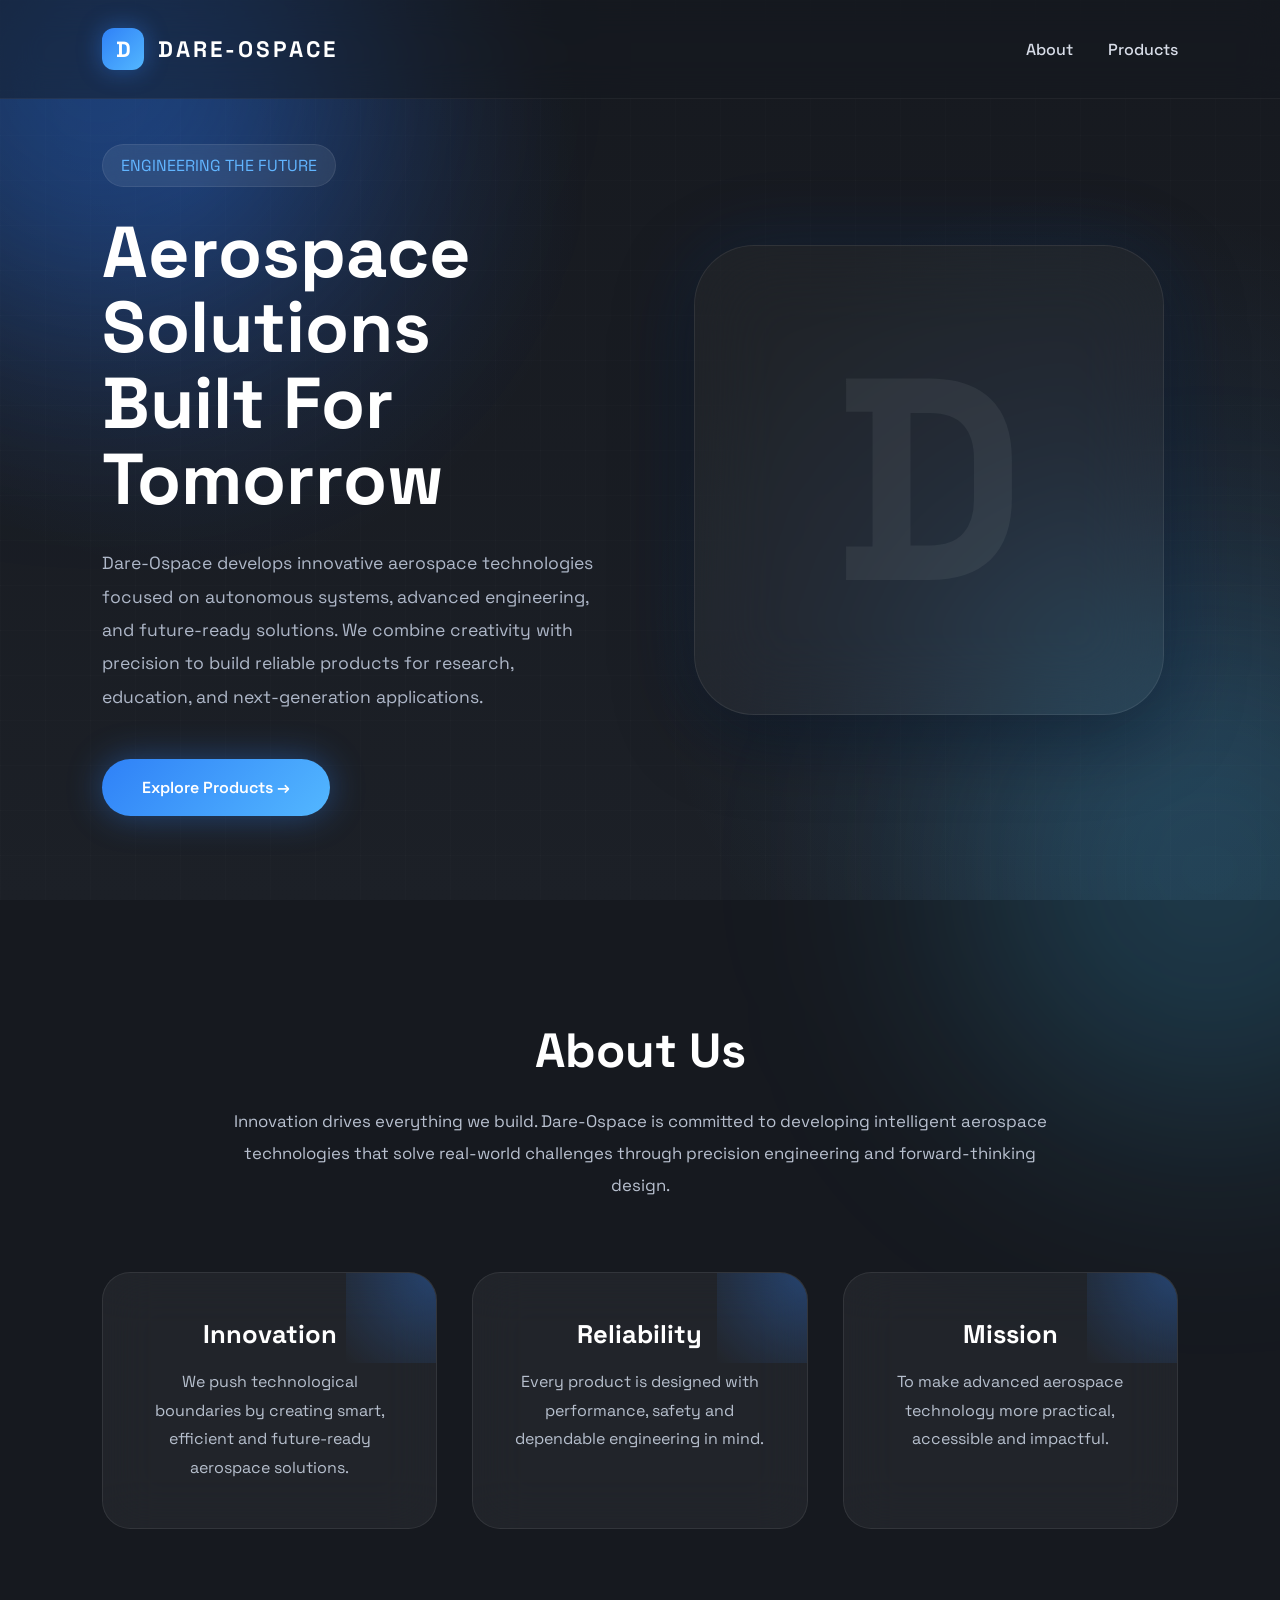
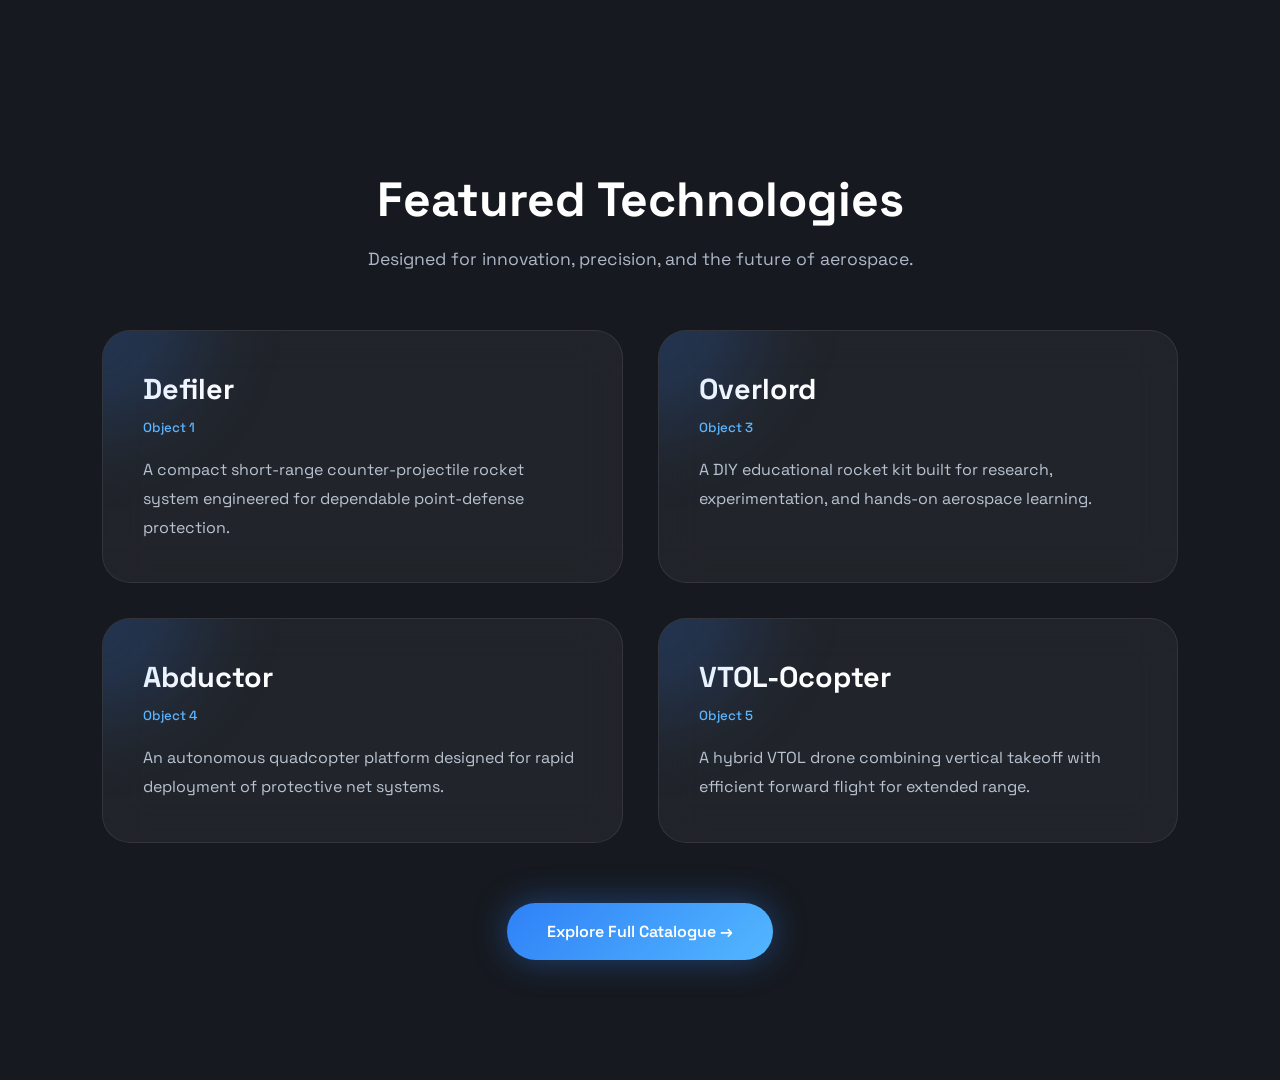
<file: index.html>
<!DOCTYPE html>
<html lang="en">
<head>
    <meta charset="UTF-8">
    <meta name="viewport" content="width=device-width, initial-scale=1.0">

    <title>DARE-OSPACE</title>

    <link rel="stylesheet" href="dstyle.css">

    <!-- Google Font -->
    <link rel="preconnect" href="https://fonts.googleapis.com">
    <link rel="preconnect" href="https://fonts.gstatic.com" crossorigin>

    <link href="https://fonts.googleapis.com/css2?family=Space+Grotesk:wght@300;400;500;600;700&display=swap" rel="stylesheet">
</head>

<body>

    <!-- Background -->
    <div class="background-grid"></div>
    <div class="glow glow1"></div>
    <div class="glow glow2"></div>

    <!-- Navigation -->
    <header>

        <div class="logo">
            <span class="logo-icon">D</span>
            <h2>DARE-OSPACE</h2>
        </div>

        <nav>
            <a href="#about">About</a>
            <a href="products.html">Products</a>
        </nav>

    </header>


    <!-- HERO -->

    <section class="hero">

        <div class="hero-left">

            <p class="tagline">
                ENGINEERING THE FUTURE
            </p>

            <h1>
                Aerospace <br>
                Solutions <br>
                Built For Tomorrow
            </h1>

            <p class="description">

                Dare-Ospace develops innovative aerospace technologies focused on
                autonomous systems, advanced engineering, and future-ready
                solutions. We combine creativity with precision to build reliable
                products for research, education, and next-generation applications.

            </p>

            <div class="buttons">

                <a href="products.html" class="primary-btn">
                    Explore Products →
                </a>

            </div>

        </div>

        <div class="hero-right">

            <div class="glass-logo">

                D

            </div>

        </div>

    </section>



    <!-- ABOUT -->

    <section id="about" class="about">

        <h2>About Us</h2>

        <p class="about-intro">

            Innovation drives everything we build.

            Dare-Ospace is committed to developing intelligent aerospace
            technologies that solve real-world challenges through precision
            engineering and forward-thinking design.

        </p>

        <div class="about-cards">

            <div class="card">

                <h3>Innovation</h3>

                <p>
                    We push technological boundaries by creating smart,
                    efficient and future-ready aerospace solutions.
                </p>

            </div>

            <div class="card">

                <h3>Reliability</h3>

                <p>
                    Every product is designed with performance,
                    safety and dependable engineering in mind.
                </p>

            </div>

            <div class="card">

                <h3>Mission</h3>

                <p>
                    To make advanced aerospace technology
                    more practical, accessible and impactful.
                </p>

            </div>

        </div>

    </section>



    <!-- PRODUCT PREVIEW -->
     
    <section class="preview">

    <h2>Featured Technologies</h2>

    <p>Designed for innovation, precision, and the future of aerospace.</p>

    <div class="preview-grid">

        <div class="product-card">
            <h3>Defiler</h3>
            <h5>Object 1</h5>
            <p>A compact short-range counter-projectile rocket system engineered for dependable point-defense protection.</p>
        </div>

        <div class="product-card">
            <h3>Overlord</h3>
            <h5>Object 3</h5>
            <p>A DIY educational rocket kit built for research, experimentation, and hands-on aerospace learning.</p>
        </div>

        <div class="product-card">
            <h3>Abductor</h3>
            <h5>Object 4</h5>
            <p>An autonomous quadcopter platform designed for rapid deployment of protective net systems.</p>
        </div>

        <div class="product-card">
            <h3>VTOL-Ocopter</h3>
            <h5>Object 5</h5>
            <p>A hybrid VTOL drone combining vertical takeoff with efficient forward flight for extended range.</p>
        </div>

    </div>

    <a href="products.html" class="primary-btn">
        Explore Full Catalogue →
    </a>

</section>

    

</body>
</html>
</file>
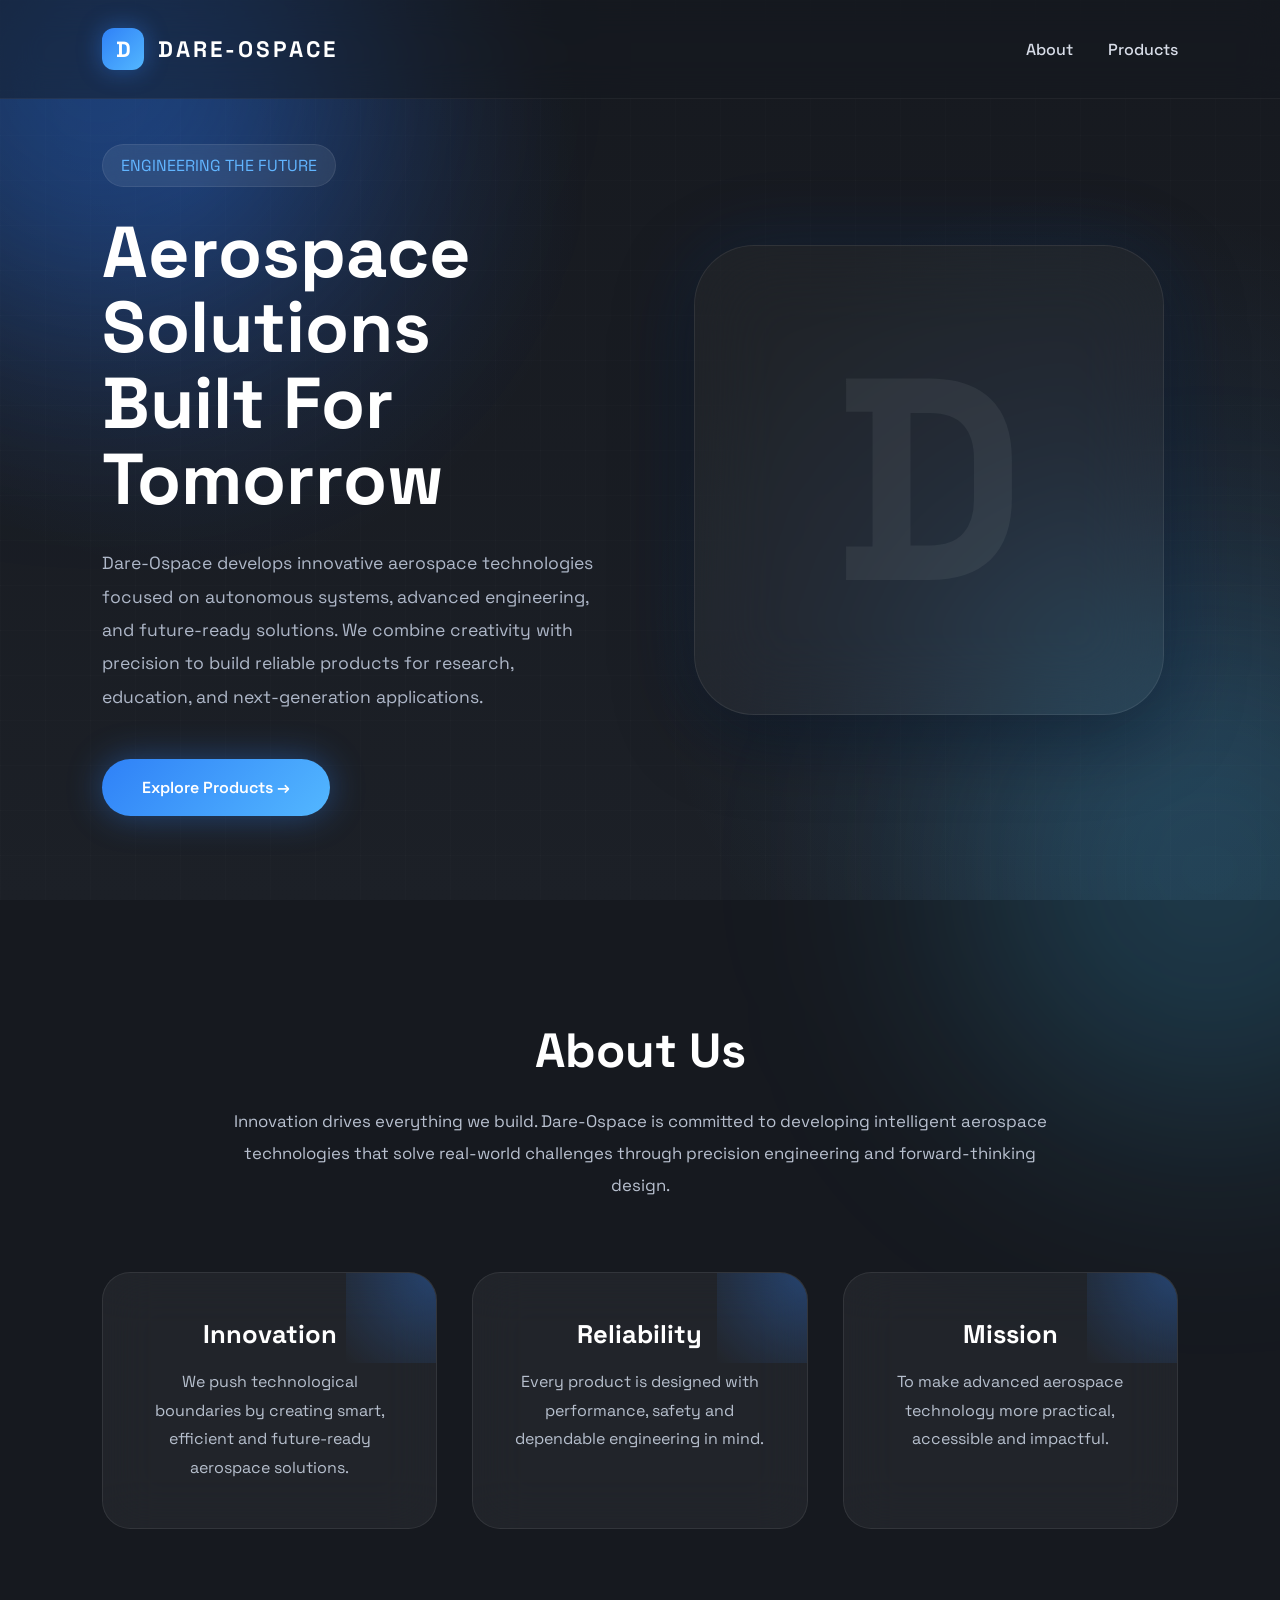
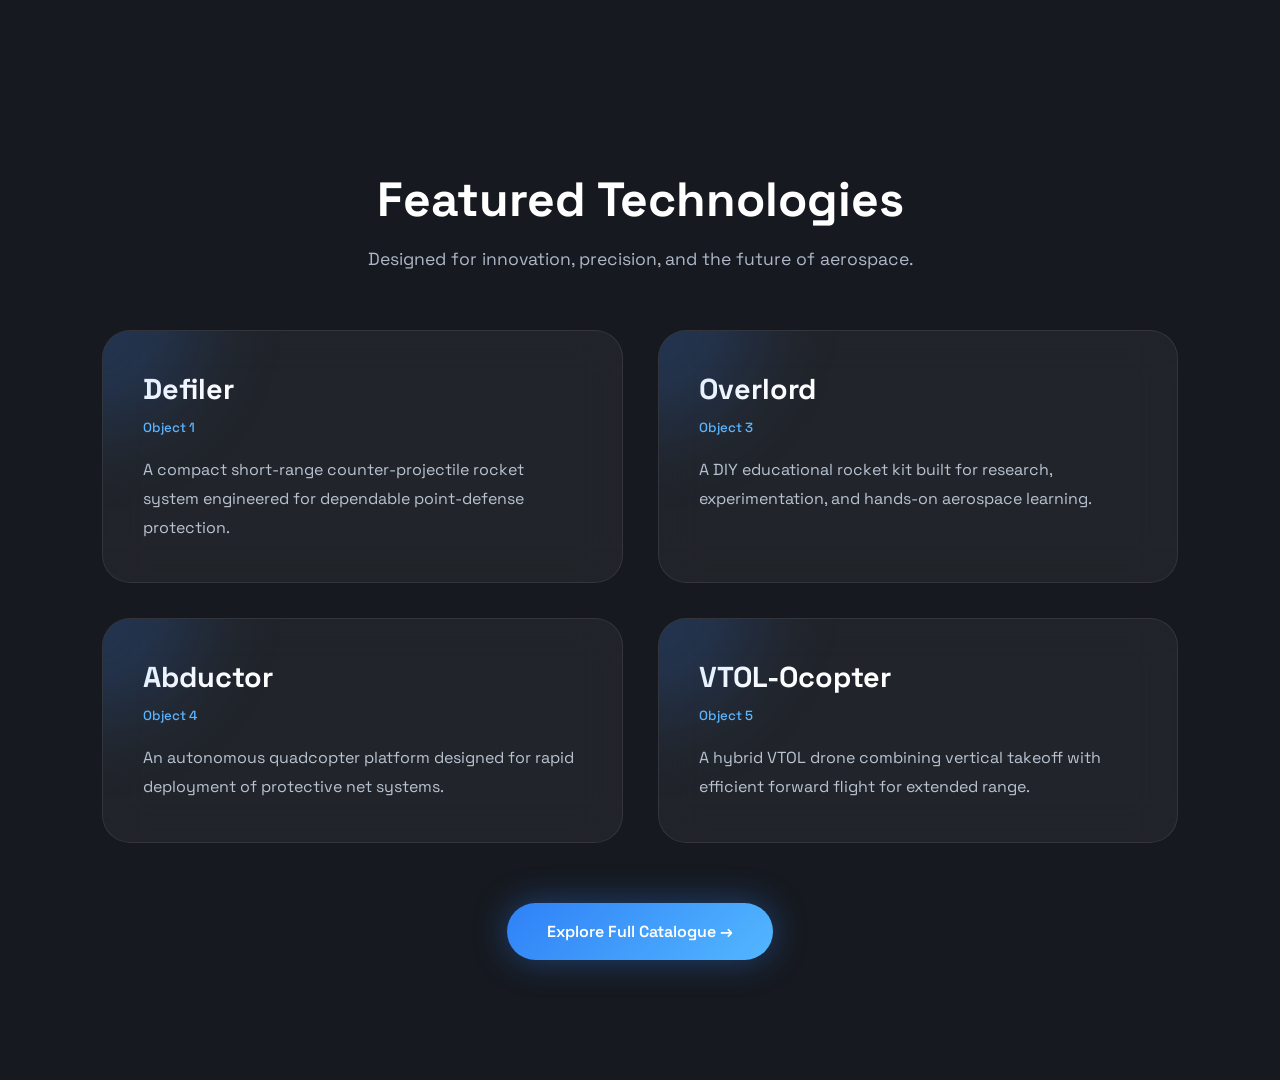
<file: dspace.html>
<!DOCTYPE html>
<html lang="en">
<head>
    <meta charset="UTF-8">
    <meta name="viewport" content="width=device-width, initial-scale=1.0">

    <title>DARE-OSPACE</title>

    <link rel="stylesheet" href="dstyle.css">

    <!-- Google Font -->
    <link rel="preconnect" href="https://fonts.googleapis.com">
    <link rel="preconnect" href="https://fonts.gstatic.com" crossorigin>

    <link href="https://fonts.googleapis.com/css2?family=Space+Grotesk:wght@300;400;500;600;700&display=swap" rel="stylesheet">
</head>

<body>

    <!-- Background -->
    <div class="background-grid"></div>
    <div class="glow glow1"></div>
    <div class="glow glow2"></div>

    <!-- Navigation -->
    <header>

        <div class="logo">
            <span class="logo-icon">D</span>
            <h2>DARE-OSPACE</h2>
        </div>

        <nav>
            <a href="#about">About</a>
            <a href="products.html">Products</a>
        </nav>

    </header>


    <!-- HERO -->

    <section class="hero">

        <div class="hero-left">

            <p class="tagline">
                ENGINEERING THE FUTURE
            </p>

            <h1>
                Aerospace <br>
                Solutions <br>
                Built For Tomorrow
            </h1>

            <p class="description">

                Dare-Ospace develops innovative aerospace technologies focused on
                autonomous systems, advanced engineering, and future-ready
                solutions. We combine creativity with precision to build reliable
                products for research, education, and next-generation applications.

            </p>

            <div class="buttons">

                <a href="products.html" class="primary-btn">
                    Explore Products →
                </a>

            </div>

        </div>

        <div class="hero-right">

            <div class="glass-logo">

                D

            </div>

        </div>

    </section>



    <!-- ABOUT -->

    <section id="about" class="about">

        <h2>About Us</h2>

        <p class="about-intro">

            Innovation drives everything we build.

            Dare-Ospace is committed to developing intelligent aerospace
            technologies that solve real-world challenges through precision
            engineering and forward-thinking design.

        </p>

        <div class="about-cards">

            <div class="card">

                <h3>Innovation</h3>

                <p>
                    We push technological boundaries by creating smart,
                    efficient and future-ready aerospace solutions.
                </p>

            </div>

            <div class="card">

                <h3>Reliability</h3>

                <p>
                    Every product is designed with performance,
                    safety and dependable engineering in mind.
                </p>

            </div>

            <div class="card">

                <h3>Mission</h3>

                <p>
                    To make advanced aerospace technology
                    more practical, accessible and impactful.
                </p>

            </div>

        </div>

    </section>



    <!-- PRODUCT PREVIEW -->
     
    <section class="preview">

    <h2>Featured Technologies</h2>

    <p>Designed for innovation, precision, and the future of aerospace.</p>

    <div class="preview-grid">

        <div class="product-card">
            <h3>Defiler</h3>
            <h5>Object 1</h5>
            <p>A compact short-range counter-projectile rocket system engineered for dependable point-defense protection.</p>
        </div>

        <div class="product-card">
            <h3>Overlord</h3>
            <h5>Object 3</h5>
            <p>A DIY educational rocket kit built for research, experimentation, and hands-on aerospace learning.</p>
        </div>

        <div class="product-card">
            <h3>Abductor</h3>
            <h5>Object 4</h5>
            <p>An autonomous quadcopter platform designed for rapid deployment of protective net systems.</p>
        </div>

        <div class="product-card">
            <h3>VTOL-Ocopter</h3>
            <h5>Object 5</h5>
            <p>A hybrid VTOL drone combining vertical takeoff with efficient forward flight for extended range.</p>
        </div>

    </div>

    <a href="products.html" class="primary-btn">
        Explore Full Catalogue →
    </a>

</section>

    

</body>
</html>
</file>
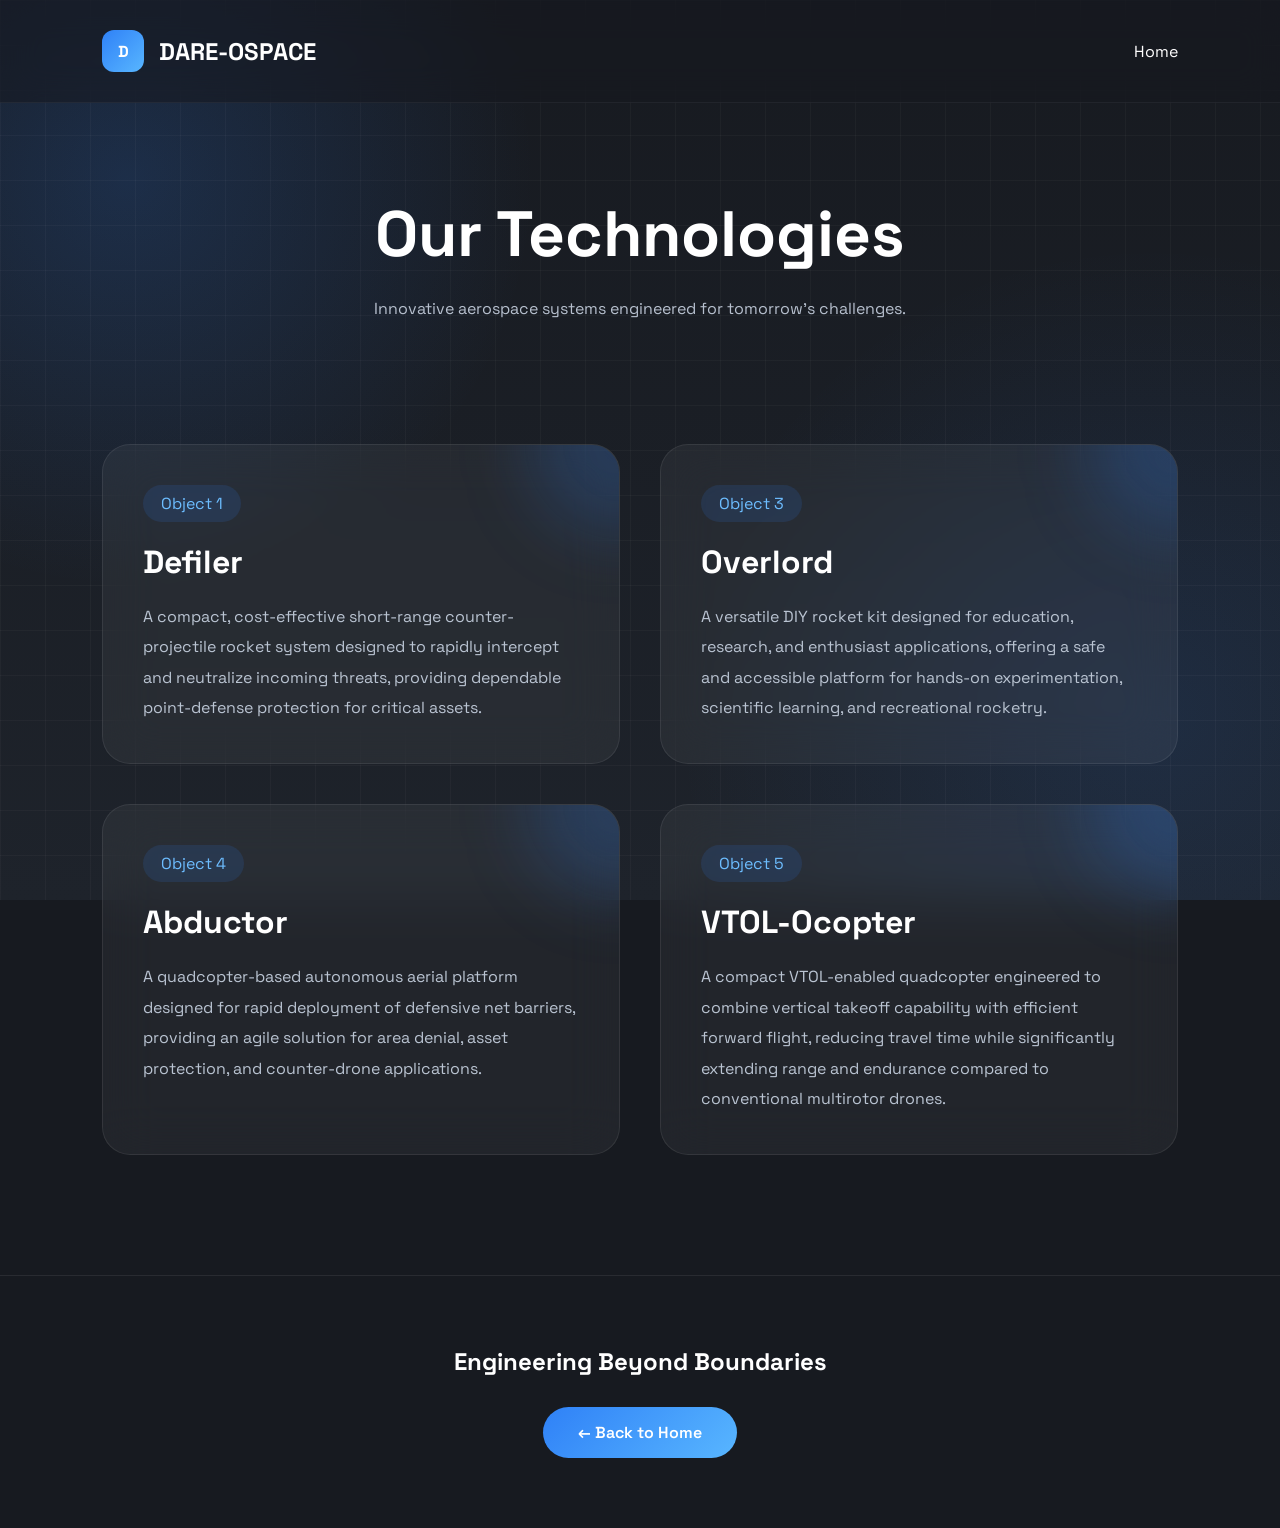
<file: products.html>
<!DOCTYPE html>
<html lang="en">

<head>

    <meta charset="UTF-8">
    <meta name="viewport" content="width=device-width, initial-scale=1.0">

    <title>Products | DARE-OSPACE</title>

    <link rel="stylesheet" href="products.style.css">

    <link rel="preconnect" href="https://fonts.googleapis.com">
    <link rel="preconnect" href="https://fonts.gstatic.com" crossorigin>

    <link href="https://fonts.googleapis.com/css2?family=Space+Grotesk:wght@300;400;500;600;700&display=swap" rel="stylesheet">

</head>

<body>

<div class="background-grid"></div>

<header>

    <div class="logo">

        <div class="logo-icon">D</div>

        <h2>DARE-OSPACE</h2>

    </div>

    <nav>

        <a href="index.html">Home</a>

    </nav>

</header>

<section class="hero">

<h1>Our Technologies</h1>

<p>
Innovative aerospace systems engineered for tomorrow's challenges.
</p>

</section>


<section class="products">


<div class="product">

<div class="model">Object 1</div>

<h2>Defiler</h2>

<p>

A compact, cost-effective short-range counter-projectile rocket system designed to rapidly intercept and neutralize incoming threats, providing dependable point-defense protection for critical assets.

</p>

</div>



<div class="product">

<div class="model">Object 3</div>

<h2>Overlord</h2>

<p>

A versatile DIY rocket kit designed for education, research, and enthusiast applications, offering a safe and accessible platform for hands-on experimentation, scientific learning, and recreational rocketry.

</p>

</div>




<div class="product">

<div class="model">Object 4</div>

<h2>Abductor</h2>

<p>

A quadcopter-based autonomous aerial platform designed for rapid deployment of defensive net barriers, providing an agile solution for area denial, asset protection, and counter-drone applications.

</p>

</div>




<div class="product">

<div class="model">Object 5</div>

<h2>VTOL-Ocopter</h2>

<p>

A compact VTOL-enabled quadcopter engineered to combine vertical takeoff capability with efficient forward flight, reducing travel time while significantly extending range and endurance compared to conventional multirotor drones.

</p>

</div>


</section>


<footer>

<h2>Engineering Beyond Boundaries</h2>

<a href="index.html" class="btn">

← Back to Home

</a>

</footer>

</body>

</html>
</file>
<file: dstyle.css>
/* ===========================
   GOOGLE FONT & RESET
=========================== */

*{
    margin:0;
    padding:0;
    box-sizing:border-box;
    scroll-behavior:smooth;
}

body{

    font-family:'Space Grotesk',sans-serif;
    background:#16191F;
    color:#fff;
    overflow-x:hidden;
    position:relative;

}

/* ===========================
BACKGROUND
=========================== */

body::before{

    content:"";
    position:fixed;
    inset:0;

    background:

    radial-gradient(circle at 15% 20%,rgba(50,120,255,.18),transparent 30%),
    radial-gradient(circle at 85% 70%,rgba(80,170,255,.12),transparent 35%),
    linear-gradient(#16191F,#1C2027);

    z-index:-5;

}

.background-grid{

    position:fixed;
    inset:0;

    background-image:

    linear-gradient(rgba(255,255,255,.03) 1px,transparent 1px),
    linear-gradient(90deg,rgba(255,255,255,.03) 1px,transparent 1px);

    background-size:45px 45px;

    opacity:.45;

    animation:gridMove 20s linear infinite;

    z-index:-4;

}

@keyframes gridMove{

from{

transform:translateY(0);

}

to{

transform:translateY(45px);

}

}

/* ===========================
GLOWING ORBS
=========================== */

.glow{

    position:fixed;
    width:500px;
    height:500px;

    border-radius:50%;

    filter:blur(120px);

    z-index:-3;

    animation:floatGlow 12s ease-in-out infinite;

}

.glow1{

    background:#267DFF55;

    top:-180px;
    left:-150px;

}

.glow2{

    background:#3CC4FF33;

    bottom:-220px;
    right:-180px;

}

@keyframes floatGlow{

0%{

transform:translateY(0);

}

50%{

transform:translateY(-40px);

}

100%{

transform:translateY(0);

}

}

/* ===========================
HEADER
=========================== */

header{

    width:100%;

    display:flex;
    justify-content:space-between;
    align-items:center;

    padding:28px 8%;

    position:fixed;

    top:0;

    backdrop-filter:blur(18px);

    background:rgba(22,25,31,.45);

    border-bottom:1px solid rgba(255,255,255,.05);

    z-index:1000;

}

.logo{

display:flex;
align-items:center;
gap:14px;

}

.logo-icon{

width:42px;
height:42px;

border-radius:12px;

background:linear-gradient(135deg,#2F81F7,#53B7FF);

display:flex;
align-items:center;
justify-content:center;

font-weight:bold;
font-size:22px;

box-shadow:0 0 25px rgba(47,129,247,.45);

}

.logo h2{

font-size:1.4rem;
letter-spacing:3px;

}

nav{

display:flex;
gap:35px;

}

nav a{

text-decoration:none;

color:#D8DDE8;

font-weight:500;

transition:.35s;

position:relative;

}

nav a:hover{

color:#4FA4FF;

}

nav a::after{

content:"";

position:absolute;

left:0;
bottom:-6px;

width:0%;

height:2px;

background:#4FA4FF;

transition:.35s;

}

nav a:hover::after{

width:100%;

}

/* ===========================
HERO
=========================== */

.hero{

min-height:100vh;

display:flex;

justify-content:space-between;
align-items:center;

padding:120px 8% 60px;

gap:80px;

}

.hero-left{

flex:1;

animation:fadeLeft 1.2s ease;

}

.tagline{

display:inline-block;

padding:10px 18px;

background:rgba(255,255,255,.08);

border:1px solid rgba(255,255,255,.08);

border-radius:40px;

color:#61B5FF;

margin-bottom:28px;

backdrop-filter:blur(15px);

}

.hero h1{

font-size:4.5rem;

line-height:1.05;

margin-bottom:30px;

}

.description{

max-width:650px;

font-size:1.1rem;

line-height:1.9;

color:#AEB7C8;

margin-bottom:45px;

}

/* ===========================
BUTTON
=========================== */

.primary-btn{

display:inline-flex;

align-items:center;

justify-content:center;

padding:18px 40px;

text-decoration:none;

color:white;

font-weight:600;

border-radius:50px;

background:linear-gradient(135deg,#2F81F7,#53B7FF);

box-shadow:0 0 35px rgba(47,129,247,.4);

transition:.35s;

}

.primary-btn:hover{

transform:translateY(-5px) scale(1.03);

box-shadow:0 0 60px rgba(47,129,247,.7);

}

/* ===========================
RIGHT SIDE
=========================== */

.hero-right{

flex:1;

display:flex;

justify-content:center;

align-items:center;

}

.glass-logo{

width:470px;
height:470px;

display:flex;
align-items:center;
justify-content:center;

font-size:18rem;

font-weight:700;

color:rgba(255,255,255,.06);

background:rgba(255,255,255,.03);

border:1px solid rgba(255,255,255,.08);

backdrop-filter:blur(40px);

border-radius:60px;

box-shadow:

0 20px 80px rgba(0,0,0,.45),
0 0 80px rgba(47,129,247,.15);

animation:floatLogo 7s ease-in-out infinite;

}

@keyframes floatLogo{

0%{

transform:translateY(0px) rotate(0deg);

}

50%{

transform:translateY(-18px) rotate(-2deg);

}

100%{

transform:translateY(0px);

}

}

@keyframes fadeLeft{

from{

opacity:0;
transform:translateX(-60px);

}

to{

opacity:1;
transform:translateX(0);

}

}

/* ===========================
ABOUT SECTION
=========================== */

.about{

    padding:120px 8%;

    text-align:center;

}

.about h2{

    font-size:3rem;

    margin-bottom:25px;

}

.about-intro{

    max-width:850px;

    margin:auto;

    color:#B8C0CF;

    line-height:1.9;

    font-size:1.05rem;

}

.about-cards{

    margin-top:70px;

    display:grid;

    grid-template-columns:repeat(3,1fr);

    gap:35px;

}

.card{

    position:relative;

    padding:45px 35px;

    border-radius:28px;

    background:rgba(255,255,255,.05);

    border:1px solid rgba(255,255,255,.08);

    backdrop-filter:blur(25px);

    overflow:hidden;

    transition:.45s;

    cursor:pointer;

}

.card::before{

    content:"";

    position:absolute;

    width:180px;
    height:180px;

    background:radial-gradient(circle,#2F81F755,transparent);

    top:-90px;
    right:-90px;

    transition:.45s;

}

.card:hover{

    transform:translateY(-12px);

    border-color:#4FA4FF;

    box-shadow:
    0 25px 60px rgba(0,0,0,.45),
    0 0 35px rgba(47,129,247,.30);

}

.card:hover::before{

    transform:scale(1.4);

}

.card h3{

    font-size:1.6rem;

    margin-bottom:18px;

}

.card p{

    color:#B7C0CE;

    line-height:1.8;

}

/* ===========================
PRODUCT PREVIEW
=========================== */

.preview{

    padding:120px 8%;

    text-align:center;

}

.preview h2{

    font-size:3rem;

    margin-bottom:18px;

}

.preview>p{

    color:#AEB7C8;

    font-size:1.1rem;

    margin-bottom:60px;

}

.preview-grid{

    display:grid;

    grid-template-columns:repeat(2,1fr);

    gap:35px;

    margin-bottom:60px;

}

.product-card{

    position:relative;

    padding:40px;

    text-align:left;

    border-radius:28px;

    background:rgba(255,255,255,.05);

    border:1px solid rgba(255,255,255,.08);

    backdrop-filter:blur(20px);

    transition:.4s;

    overflow:hidden;

}

.product-card::after{

    content:"";

    position:absolute;

    left:-120px;
    top:-120px;

    width:220px;
    height:220px;

    border-radius:50%;

    background:rgba(47,129,247,.18);

    filter:blur(40px);

    transition:.45s;

}

.product-card:hover{

    transform:translateY(-10px);

    border-color:#56AFFF;

    box-shadow:
    0 18px 50px rgba(0,0,0,.40),
    0 0 35px rgba(47,129,247,.30);

}

.product-card:hover::after{

    transform:scale(1.6);

}

.product-card h3{

    font-size:1.8rem;

    margin-bottom:12px;

}

.product-card h5{

    color:#5FB7FF;

    margin-bottom:20px;

    font-weight:500;

}

.product-card p{

    color:#BAC4D1;

    line-height:1.8;

}

/* ===========================
FOOTER
=========================== */

footer{

    margin-top:100px;

    padding:70px 8%;

    text-align:center;

    border-top:1px solid rgba(255,255,255,.08);

    background:rgba(255,255,255,.02);

    backdrop-filter:blur(20px);

}

footer h2{

    letter-spacing:4px;

    margin-bottom:15px;

}

footer p{

    color:#AEB7C8;

    margin-bottom:20px;

}

footer small{

    color:#798395;

}

/* ===========================
SCROLLBAR
=========================== */

::-webkit-scrollbar{

    width:10px;

}

::-webkit-scrollbar-track{

    background:#171A20;

}

::-webkit-scrollbar-thumb{

    background:#2F81F7;

    border-radius:20px;

}

::-webkit-scrollbar-thumb:hover{

    background:#58B0FF;

}

/* ===========================
RESPONSIVE
=========================== */

@media(max-width:1000px){

.hero{

    flex-direction:column;

    text-align:center;

}

.hero h1{

    font-size:3.2rem;

}

.description{

    margin:auto auto 40px;

}

.about-cards{

    grid-template-columns:1fr;

}

.preview-grid{

    grid-template-columns:1fr;

}

.glass-logo{

    width:320px;
    height:320px;

    font-size:11rem;

}

header{

    flex-direction:column;

    gap:20px;

}

nav{

    gap:20px;

}

}

@media(max-width:650px){

.hero{

padding-top:170px;

}

.hero h1{

font-size:2.4rem;

}

.about h2,
.preview h2{

font-size:2.2rem;

}

.logo h2{

font-size:1rem;

}

.glass-logo{

width:250px;
height:250px;

font-size:8rem;

}

.primary-btn{

padding:15px 28px;

}

}
</file>
<file: products.style.css>
*{
margin:0;
padding:0;
box-sizing:border-box;
}

body{

font-family:'Space Grotesk',sans-serif;

background:#171A20;

color:white;

overflow-x:hidden;

}

body::before{

content:"";

position:fixed;

inset:0;

background:

radial-gradient(circle at 10% 20%,rgba(47,129,247,.18),transparent 30%),

radial-gradient(circle at 90% 80%,rgba(47,129,247,.12),transparent 35%),

linear-gradient(#171A20,#1E232B);

z-index:-3;

}

.background-grid{

position:fixed;

inset:0;

background-image:

linear-gradient(rgba(255,255,255,.03) 1px,transparent 1px),

linear-gradient(90deg,rgba(255,255,255,.03) 1px,transparent 1px);

background-size:45px 45px;

animation:grid 20s linear infinite;

z-index:-2;

}

@keyframes grid{

to{

transform:translateY(45px);

}

}

header{

display:flex;

justify-content:space-between;

align-items:center;

padding:30px 8%;

position:sticky;

top:0;

backdrop-filter:blur(18px);

background:rgba(22,25,31,.55);

border-bottom:1px solid rgba(255,255,255,.05);

}

.logo{

display:flex;

gap:15px;

align-items:center;

}

.logo-icon{

width:42px;

height:42px;

display:flex;

justify-content:center;

align-items:center;

background:linear-gradient(135deg,#2F81F7,#58B6FF);

border-radius:12px;

font-weight:bold;

}

nav a{

color:white;

text-decoration:none;

}

.hero{

text-align:center;

padding:90px 8%;

}

.hero h1{

font-size:4rem;

margin-bottom:20px;

}

.hero p{

max-width:700px;

margin:auto;

color:#B7C0CE;

line-height:1.8;

}

.products{

padding:30px 8% 120px;

display:grid;

grid-template-columns:repeat(auto-fit,minmax(350px,1fr));

gap:40px;

}

.product{

background:rgba(255,255,255,.05);

border:1px solid rgba(255,255,255,.08);

backdrop-filter:blur(25px);

padding:40px;

border-radius:28px;

transition:.4s;

position:relative;

overflow:hidden;

}

.product::before{

content:"";

position:absolute;

width:180px;

height:180px;

background:#2F81F733;

border-radius:50%;

top:-90px;

right:-90px;

filter:blur(35px);

}

.product:hover{

transform:translateY(-12px);

border-color:#55AEFF;

box-shadow:0 0 45px rgba(47,129,247,.25);

}

.model{

display:inline-block;

padding:8px 18px;

background:#2F81F722;

border-radius:30px;

color:#6DBDFF;

margin-bottom:20px;

}

.product h2{

font-size:2rem;

margin-bottom:20px;

}

.product p{

line-height:1.9;

color:#BAC4D2;

}

footer{

text-align:center;

padding:70px;

border-top:1px solid rgba(255,255,255,.08);

}

.btn{

display:inline-block;

margin-top:30px;

padding:15px 35px;

border-radius:50px;

text-decoration:none;

background:linear-gradient(135deg,#2F81F7,#58B6FF);

color:white;

font-weight:600;

transition:.3s;

}

.btn:hover{

transform:translateY(-5px);

}

@media(max-width:800px){

.hero h1{

font-size:2.8rem;

}

.products{

grid-template-columns:1fr;

}

}
</file>
